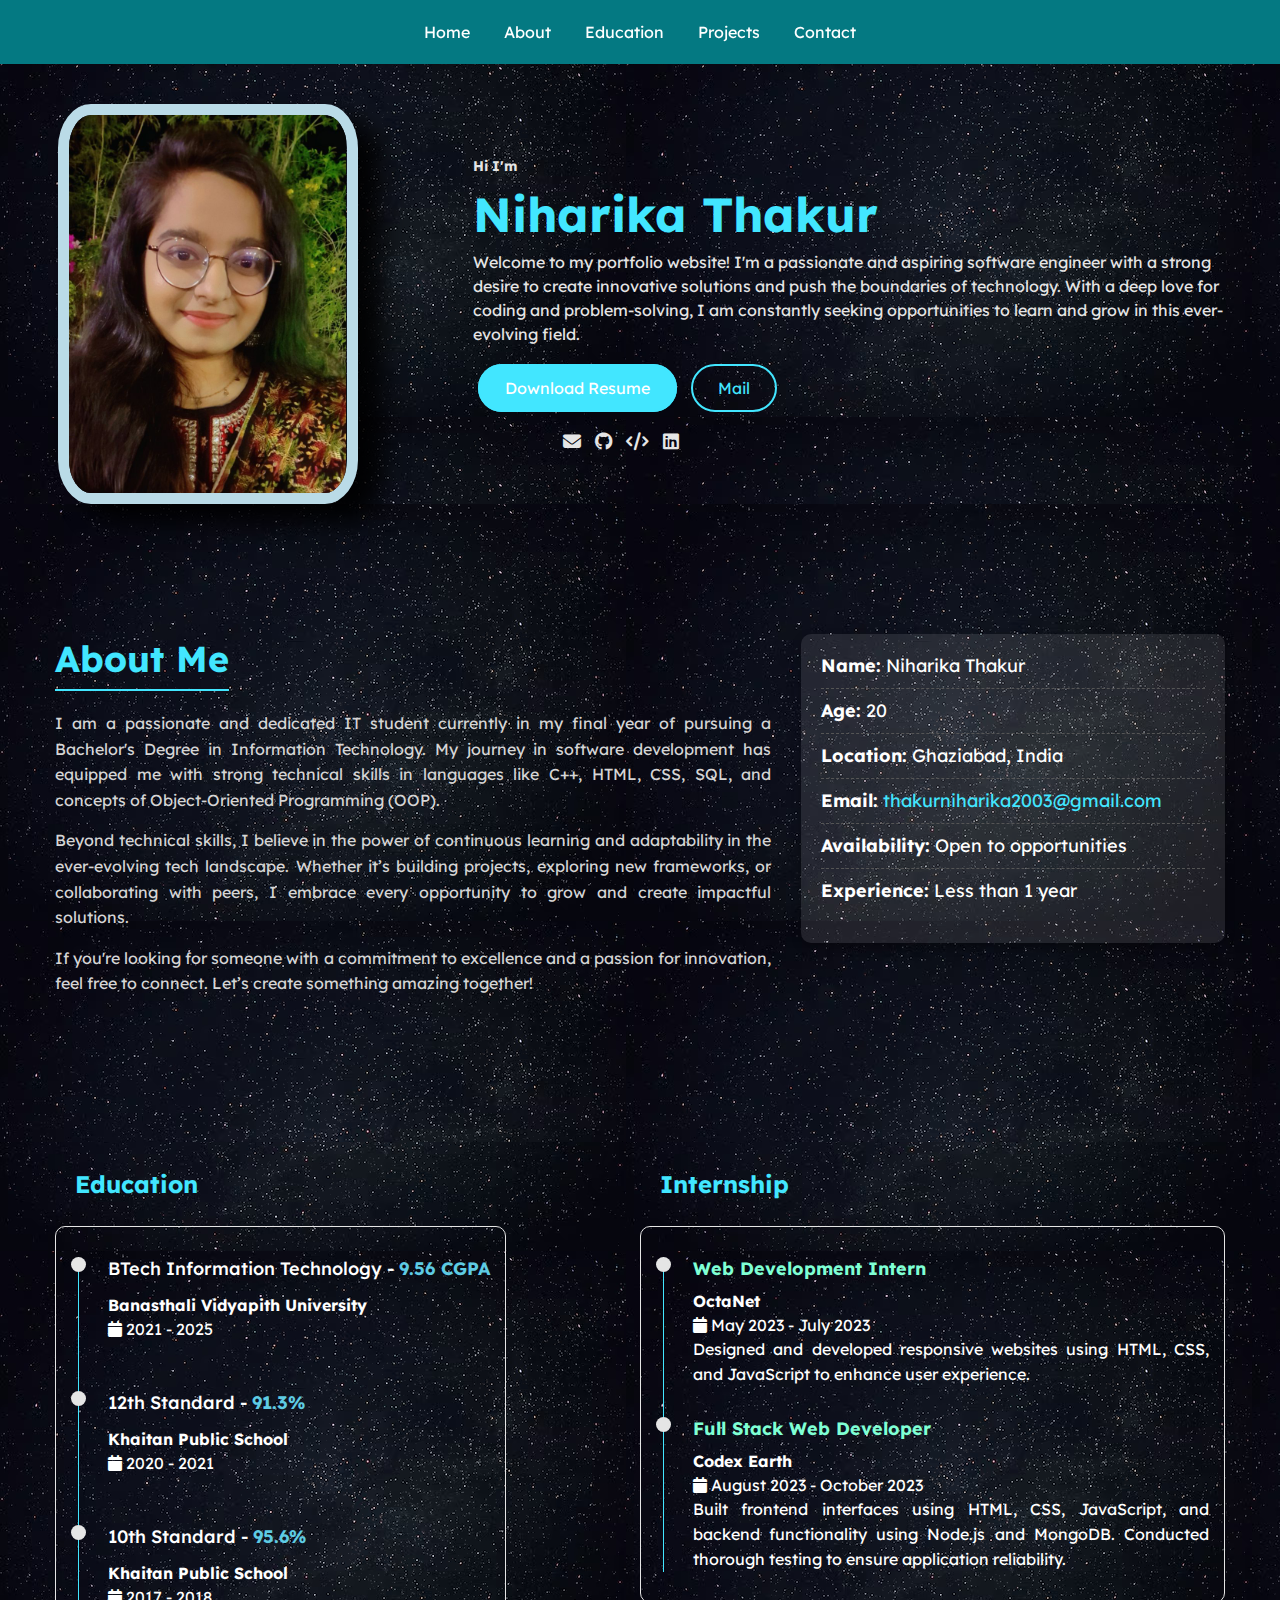
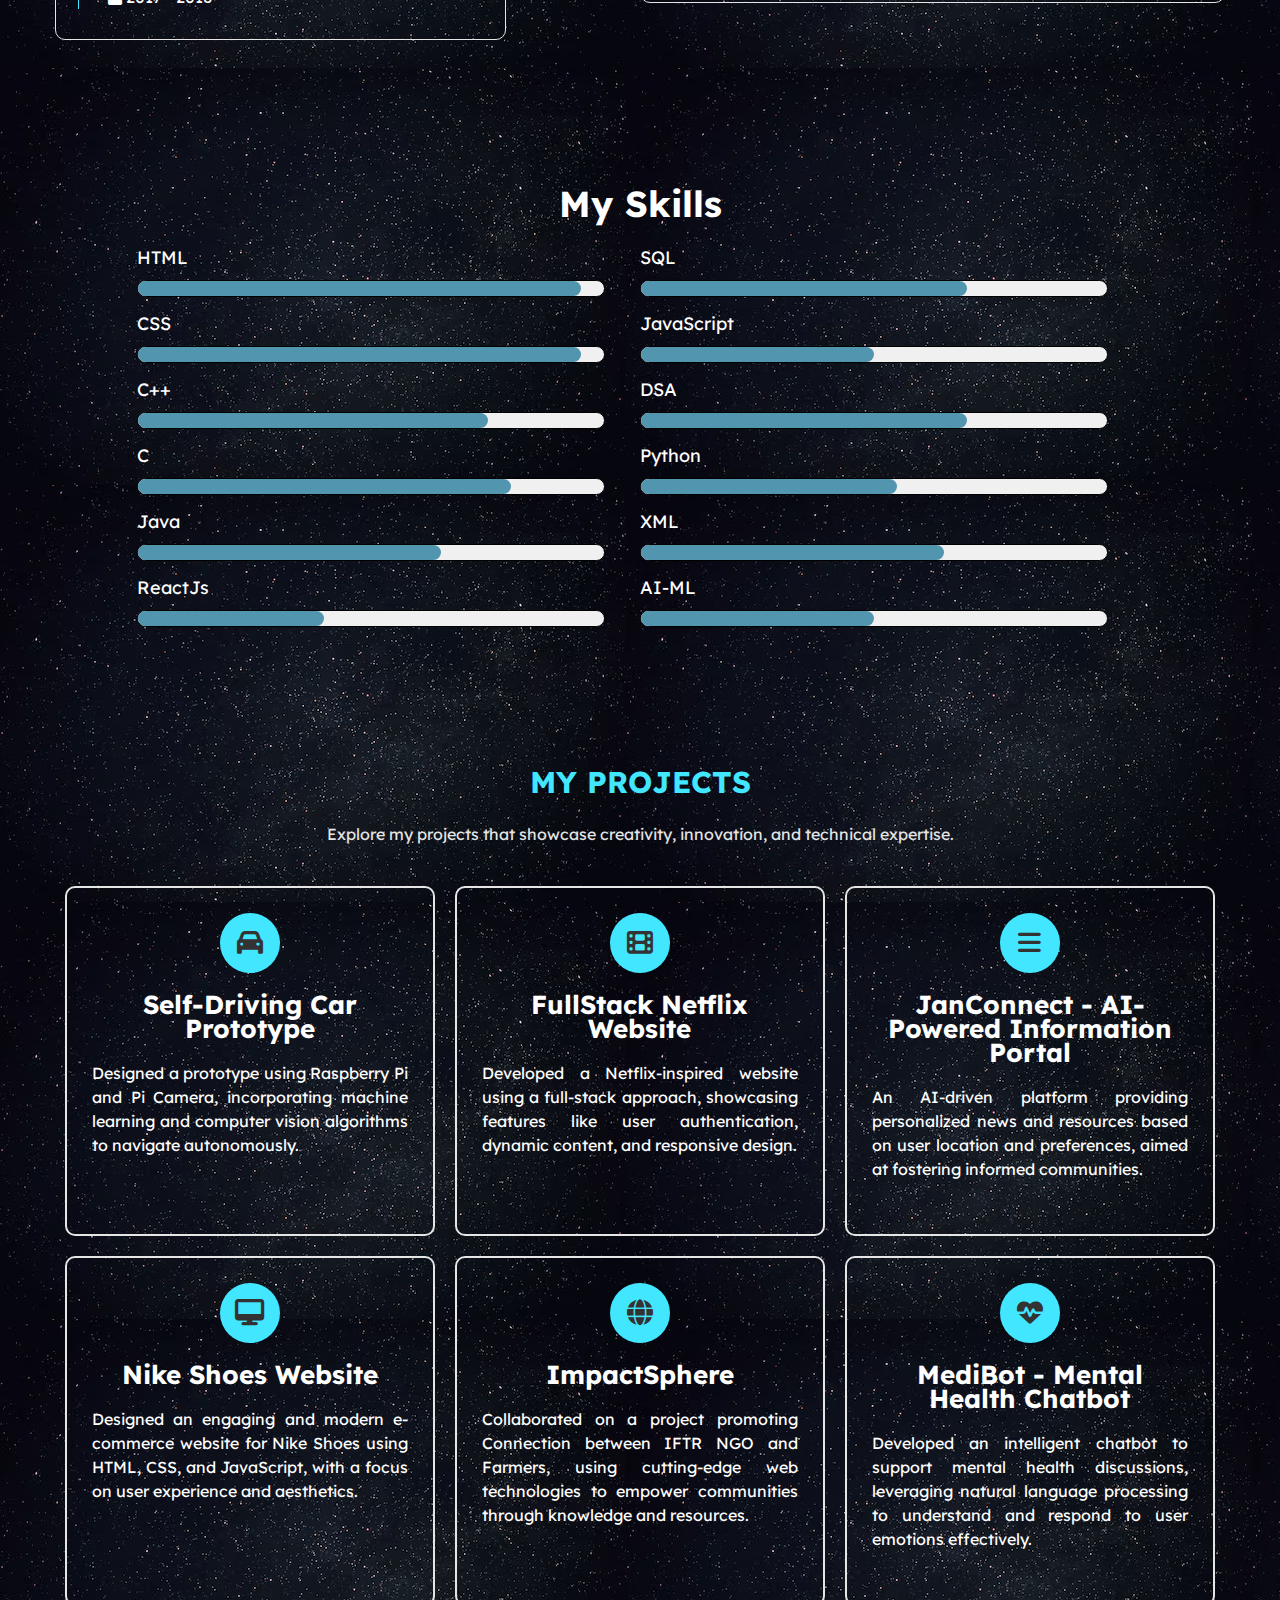
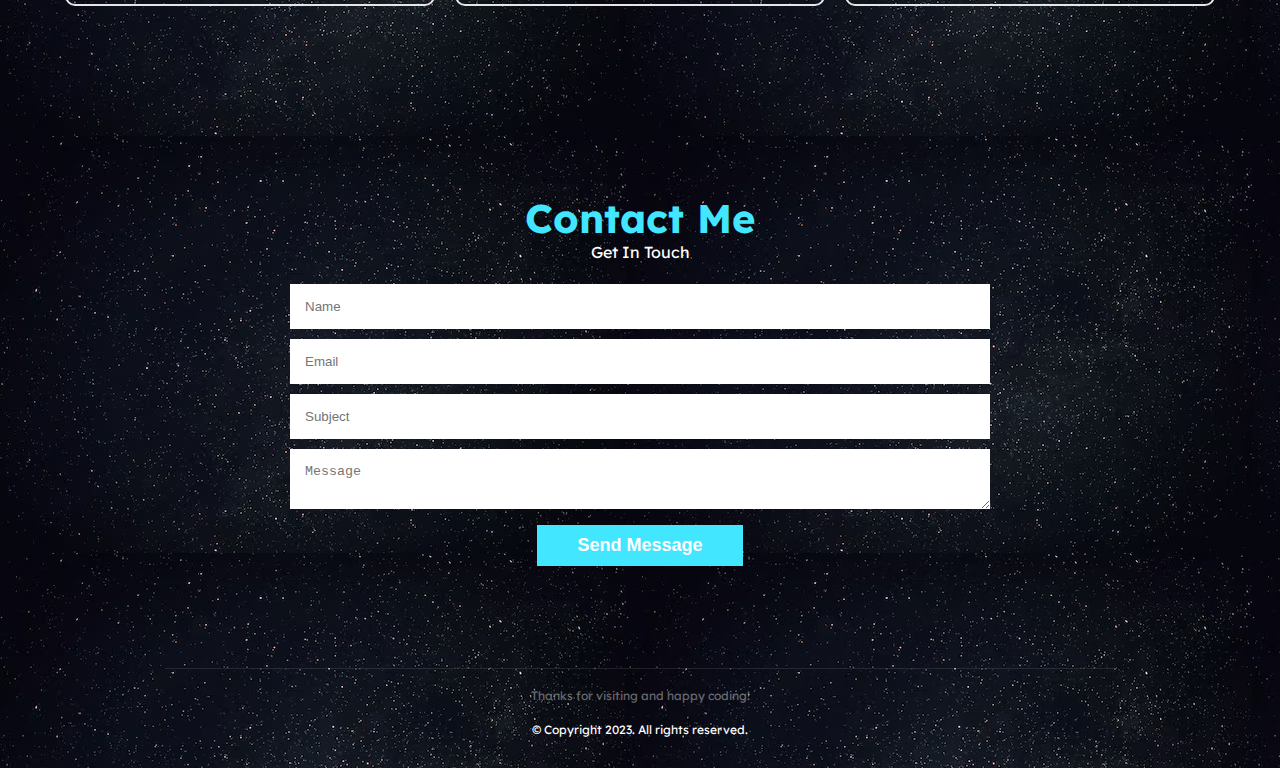
<file: index.html>
<!DOCTYPE html>
<html lang="en">
<head>
    <meta charset="UTF-8"> 
    <meta http-equiv="X-UA-Compatible" content="IE=edge">
    <meta name="viewport" content="width=device-width, initial-scale=1.0">
    <title>Niharika Thakur</title>
    <link rel="stylesheet" href="styles.css">
    <link rel="stylesheet" href="https://cdnjs.cloudflare.com/ajax/libs/font-awesome/6.4.0/css/all.min.css" class="stylesheet">
</head> 

<body>


    <nav class="navbar" style="
        background-color: rgb(4, 121, 130);
        padding-top: 20px;
        padding-bottom: 20px;
        text-align: center;
        position: fixed;
        width: 100%;
        top: 0;
        z-index: 1000; 
    ">
        <a href="#home">Home</a>
        <a href="#about">About</a>
        <a href="#education">Education</a>
        <a href="#projects">Projects</a>
        <a href="#contact">Contact</a>
        
    </nav>
    <br>
 
    <!-------------------------- Home Page -------------------------->
    <div class="FirstElement" id="home">
        <div class="profile-photo">
            <img src="pic1.jpg" alt="profile picture">
        </div>
        <div class="profile-text">
            <h5>Hi I'm </h5><br>
            <h1>Niharika Thakur</h1><br>
            <p>Welcome to my portfolio website! I'm a passionate and aspiring software engineer with a strong desire to create innovative solutions and push the boundaries of technology.
                With a deep love for coding and problem-solving, I am constantly seeking opportunities to learn and grow in this ever-evolving field.</p>
            
            <div class="btn-group">
                <a href="resume_NT.pdf" download="resume_NT.pdf" class="btn   active">Download Resume</a>
                <a href="mailto:thakurniharika2003@gmail.com" class="btn">Mail</a>
            </div>

            <div class="social" style="margin-left:90px;">
                <a href="mailto:thakurniharika2003@gmail.com" target="_blank"><i class="fa fa-envelope"></i></a>
                <a href="https://github.com/TNiharika123" target="_blank"><i class="fa-brands fa-github"></i></a>
                <a href="https://www.leetcode.com/thakurniharika/" target="_blank"><i class="fa fa-code"></i></a>
                <a href="https://www.linkedin.com/in/niharika-thakur-95847a252/" target="_blank"><i class="fa-brands fa-linkedin"></i></a>
            </div>
        </div>
    </div>

<!-------------------------- About Section -------------------------->
<section class="about-area" id="about" style="background-image: url(back1.avif);">
    <div class="container">
        <div class="about">
            <div class="about-content">
                <h4>About Me</h4>
                <p>
                    I am a passionate and dedicated IT student currently in my final year of pursuing a Bachelor's Degree in Information Technology. My journey in software development has equipped me with strong technical skills in languages like C++, HTML, CSS, SQL, and concepts of Object-Oriented Programming (OOP). 
                </p>
                <p>
                    Beyond technical skills, I believe in the power of continuous learning and adaptability in the ever-evolving tech landscape. Whether it’s building projects, exploring new frameworks, or collaborating with peers, I embrace every opportunity to grow and create impactful solutions.
                </p>
                <p>
                    If you're looking for someone with a commitment to excellence and a passion for innovation, feel free to connect. Let’s create something amazing together!
                </p>
               
            </div>

            <div class="about-skills">
                <ul>
                    <li><strong>Name:</strong> Niharika Thakur</li>
                    <li><strong>Age:</strong> 20</li>
                    <li><strong>Location:</strong> Ghaziabad, India</li>
                    <li><strong>Email:</strong> <a href="mailto:thakurniharika2003@gmail.com">thakurniharika2003@gmail.com</a></li>
                    <li><strong>Availability:</strong> Open to opportunities</li>
                    <li><strong>Experience:</strong> Less than 1 year</li>
                </ul>
            </div>
        </div>
    </div>
</section>

  <!-------------- Education & Internship -------------->

<section class="education-content" id="education">
    <div class="container">
        <div class="row">
            <div class="education">
                <h3 class="title" style="margin-left: 20px;">Education</h3>
                <div class="row">
                    <div class="timeline-box">
                        <div class="timeline">
                            <!-- Timeline-item -->
                            <div class="timeline-item">
                                <div class="circle-dot"></div>
                                <h3 class="timeline-title">
                                    BTech Information Technology - 
                                    <b style="color:rgb(94, 203, 227);">9.56 CGPA</b>
                                </h3>
                                <h4 class="timeline-subtitle">Banasthali Vidyapith University</h4>
                                <p class="timeline-date">
                                    <i class="fa fa-calendar"></i> 2021 - 2025
                                </p>
                            </div>
                            <!-- Timeline-item -->
                            <div class="timeline-item">
                                <div class="circle-dot"></div>
                                <h3 class="timeline-title">
                                    12th Standard - 
                                    <b style="color:rgb(94, 203, 227);">91.3%</b>
                                </h3>
                                <h4 class="timeline-subtitle">Khaitan Public School</h4>
                                <p class="timeline-date">
                                    <i class="fa fa-calendar"></i> 2020 - 2021
                                </p>
                            </div>
                            <!-- Timeline-item -->
                            <div class="timeline-item">
                                <div class="circle-dot"></div>
                                <h3 class="timeline-title">
                                    10th Standard - 
                                    <b style="color:rgb(94, 203, 227);">95.6%</b>
                                </h3>
                                <h4 class="timeline-subtitle">Khaitan Public School</h4>
                                <p class="timeline-date">
                                    <i class="fa fa-calendar"></i> 2017 - 2018
                                </p>
                            </div>
                        </div>
                    </div>
                </div>
            </div>

            <div class="internship">
                <h3 class="title" style="margin-left: 20px;">Internship</h3>
                <div class="row">
                    <div class="timeline-box">
                        <div class="timeline">
                            <!-- Timeline-item -->
                            <div class="timeline-item">
                                <div class="circle-dot"></div>
                                <h3 class="timeline-title" style="color:aquamarine;">Web Development Intern</h3>
                                <h4 class="timeline-subtitle">OctaNet</h4>
                                <p class="timeline-date">
                                    <i class="fa fa-calendar"></i> May 2023 - July 2023
                                </p>
                                <p class="timeline-text">
                                    Designed and developed responsive websites using HTML, CSS, and JavaScript to enhance user experience.
                                </p>
                            </div>
                            <!-- Timeline-item -->
                            <div class="timeline-item">
                                <div class="circle-dot"></div>
                                <h3 class="timeline-title" style="color:aquamarine;">Full Stack Web Developer</h3>
                                <h4 class="timeline-subtitle">Codex Earth</h4>
                                <p class="timeline-date">
                                    <i class="fa fa-calendar"></i> August 2023 - October 2023
                                </p>
                                <p class="timeline-text">
                                    Built frontend interfaces using HTML, CSS, JavaScript, and backend functionality using Node.js and MongoDB. Conducted thorough testing to ensure application reliability.
                                </p>
                            </div>
                        </div>
                    </div>
                </div>
            </div>
        </div>
    </div>
</section>

<section>
<div class="section-padding bg-color skill-section" id=skill>
    <div class=container>
         <div class=row>
              <div class=col-sm-4>
                   <div class=section-title>
                        <h1>My Skills</h1>
                   </div>
              </div>
              <div class=col-sm-8>
                   <div class=section-content>
                     
                        <div class=progress-content>
                             <div class="rating-bar bar-left"><label>HTML</label>
                                  <div class=skill-progress>
                                       <div class=progress>
                                            <div class="progress-bar bar1" aria-valuemax=100
                                                 aria-valuemin=0 aria-valuenow=95 role=progressbar>
                                            </div>
                                       </div>
                                  </div><label>CSS</label>
                                  <div class=skill-progress>
                                       <div class=progress>
                                            <div class="progress-bar bar5" aria-valuemax=100
                                                 aria-valuemin=0 aria-valuenow=95 role=progressbar>
                                            </div>
                                       </div>
                                  </div> <label>C++</label>
                                  <div class=skill-progress>
                                       <div class=progress>
                                            <div class="progress-bar bar5" aria-valuemax=100
                                                 aria-valuemin=0 aria-valuenow=75 role=progressbar>
                                            </div>
                                       </div>
                                  </div> <label>C</label><!--<span
                                       class="pull-right rating-count">68%</span> -->
                                  <div class=skill-progress>
                                       <div class=progress>
                                            <div class="progress-bar bar1" aria-valuemax=100
                                                 aria-valuemin=0 aria-valuenow=80 role=progressbar>
                                            </div>
                                       </div>
                                  </div><label>Java</label>
                                  <div class=skill-progress>
                                       <div class=progress>
                                            <div class="progress-bar bar5" aria-valuemax=100
                                                 aria-valuemin=0 aria-valuenow=65 role=progressbar>
                                            </div>
                                       </div>
                                  </div>
                                  <label>ReactJs</label>
                                  <div class=skill-progress>
                                       <div class=progress>
                                            <div class="progress-bar bar5" aria-valuemax=100
                                                 aria-valuemin=0 aria-valuenow=40 role=progressbar>
                                            </div>
                                       </div>
                                  </div>
                                 
                             </div>
                             <div class="rating-bar bar-right skill">
                                <label>SQL</label>
                                  <div class=skill-progress>
                                       <div class=progress>
                                            <div class="progress-bar bar2" aria-valuemax=100
                                                 aria-valuemin=0 aria-valuenow=70 role=progressbar>
                                            </div>
                                       </div>
                                  </div>
                                 
                                <label>JavaScript</label><!--<span
                                    class="pull-right rating-count">80%</span> -->
                               <div class=skill-progress>
                                    <div class=progress>
                                         <div class=progress-bar aria-valuemax=100 aria-valuemin=0
                                              aria-valuenow=50 role=progressbar></div>
                                    </div>
                               </div>
                                
                                <label>DSA</label><!--<span
                                       class="pull-right rating-count">75%</span> -->
                                  <div class=skill-progress>
                                       <div class=progress>
                                            <div class="progress-bar bar3" aria-valuemax=100
                                                 aria-valuemin=0 aria-valuenow=70 role=progressbar>
                                            </div>
                                       </div>
                                  </div> <label>Python</label><!--<span
                                       class="pull-right rating-count">55%</span> -->
                                  <div class=skill-progress>
                                       <div class=progress>
                                            <div class="progress-bar bar2" aria-valuemax=100
                                                     aria-valuemin=0 aria-valuenow=55 role=progressbar>
                                            </div>
                                       </div>
                                  </div>
                                  <label>XML</label>
                                  <div class=skill-progress>
                                       <div class=progress>
                                            <div class="progress-bar bar5" aria-valuemax=100
                                                 aria-valuemin=0 aria-valuenow=65 role=progressbar>
                                            </div>
                                       </div>
                               
                             </div>
                             <label>AI-ML</label>
                                  <div class=skill-progress>
                                       <div class=progress>
                                            <div class="progress-bar bar5" aria-valuemax=100
                                                 aria-valuemin=0 aria-valuenow=50 role=progressbar>
                                            </div>
                                       </div>
                               
                             </div>
                        </div>

                   </div>
              </div>
         </div>
    </div>
</div>
</section>

        <!-------------------------- Projects -------------------------->
 <!-------------------------- Projects -------------------------->
<section class="project-content" id="projects">
    <div class="container">
        <div class="project-title">
            <h4>My Projects</h4>
            <p>Explore my projects that showcase creativity, innovation, and technical expertise.</p>
        </div>
        <div class="projects">
            <!-- 1st Project -->
            <a class="project-link" target="_blank" href="https://www.linkedin.com/feed/update/urn:li:activity:7226676847898451969/">
                <div class="project" style="cursor: pointer;">
                    <i class="fa fa-car"></i>
                    <h4>Self-Driving Car Prototype</h4>
                    <p>Designed a prototype using Raspberry Pi and Pi Camera, incorporating machine learning and computer vision algorithms to navigate autonomously.</p>
                </div>
            </a>

            <!-- 2nd Project -->
            <a class="project-link" target="_blank" href="https://github.com/TNiharika123/Movies_FullStack">
                <div class="project" style="cursor: pointer;">
                    <i class="fa fa-film"></i>
                    <h4>FullStack Netflix Website</h4>
                    <p>Developed a Netflix-inspired website using a full-stack approach, showcasing features like user authentication, dynamic content, and responsive design.</p>
                </div>
            </a>

            <!-- 3rd Project -->   
            <a class="project-link" target="_blank" href="https://github.com/TNiharika123/JanConnect--AI-powered-Information-Portal">
                <div class="project">
                    <i class="fa fa-bars"></i>
                    <h4>JanConnect - AI-powered Information Portal</h4>
                    <p>An AI-driven platform providing personalized news and resources based on user location and preferences, aimed at fostering informed communities.</p>
                </div>
            </a>

            <!-- 4th Project --> 
            <a class="project-link" target="_blank" href="https://tniharika123.github.io/Nike-Shoes-Webpage/">   
                <div class="project">
                    <i class="fa fa-desktop"></i>
                    <h4>Nike Shoes Website</h4>
                    <p>Designed an engaging and modern e-commerce website for Nike Shoes using HTML, CSS, and JavaScript, with a focus on user experience and aesthetics.</p>
                </div>
            </a>

            <!-- 5th Project --> 
            <a class="project-link" target="_blank" href="https://github.com/cfghyderabad24/Team-11">   
                <div class="project">
                    <i class="fa fa-globe"></i>
                    <h4>ImpactSphere</h4>
                    <p>Collaborated on a project promoting Connection between IFTR NGO and Farmers, using cutting-edge web technologies to empower communities through knowledge and resources.</p>
                </div>
            </a>

            <!-- 6th Project --> 
            <a class="project-link" target="_blank" href="https://github.com/XYM-2001/MediBot-MentalHealthChatbot">   
                <div class="project">
                    <i class="fa fa-heartbeat"></i>
                    <h4>MediBot - Mental Health Chatbot</h4>
                    <p>Developed an intelligent chatbot to support mental health discussions, leveraging natural language processing to understand and respond to user emotions effectively.</p>
                </div>
            </a>
        </div>
    </div>
</section>


        <!-------------------------- Contact Me -------------------------->
        <style>
            /* Add CSS to change the text color */
            input[type="text"],
            input[type="email"],
            input[type="password"],
            textarea {
                color: black; /* Set text color to black */
            }
        </style>
    <section class="contact-content" id="contact">
        <div class="container">
            <div class="contact-title">
                <h4>Contact Me</h4>
                <p>Get In Touch</p>
            </div>
            <div class="contact">
                <form name="submitToGoogleSheet" action="index.html" method="get" >
                    <input type="text" name="NAME" placeholder="Name" required>
                    <input type="email" name="EMAIL" placeholder="Email" required>
                    <input type="text" name="SUBJECT" placeholder="Subject">
                    <textarea name="MESSAGE" placeholder="Message"></textarea>
                    <input type="submit" value="Send Message" class="submit">
                </form>
                <span id="msg"></span>
            </div>
        </div>
    </section>
        
    <!-------------------------- JS -------------------------->
  
    <script src="script.js"></script>
    
    <!-------------------------- Footer section -------------------------->
   <footer class="footer">
    <small class="message">Thanks for visiting and happy coding!</small>
    <small class="copyright">&copy; Copyright 2023. All rights reserved.</small>
   </footer>

</body>
</html>
</file>
<file: styles.css>
@import url('https://fonts.googleapis.com/css2?family=Lexend:wght@400;500;600;700&display=swap');

.skill-section {
  text-align: center;
}

.section-title h1 {
  font-size: 36px;
  margin-bottom: 30px;
}

.section-content {
  margin-top: 30px;
}

.text-info h4 {
  font-size: 24px;
  margin-bottom: 20px;
}

.progress-content {
  display: flex;
  flex-wrap: wrap;
  justify-content: center;
}

.rating-bar {
  margin-bottom: 30px;
  width: 40%; /* Adjust width as needed */
  text-align: left;
  margin-right: 35px;
}

.rating-bar label {
  font-size: 18px;
  margin-bottom: 10px;
  display: block;
}

.skill-progress {
  margin-bottom: 15px;
}

.progress {
  height: 17px;
  background-color: #f0f0f0;
  border-radius: 12px;
  border: 1px solid black;
}

.progress-bar {
  height: 100%;
  border-radius: 12px;
  
}

.bar-left .progress-bar {
  background-color: #5295af;
}

.bar-right .progress-bar {
  background-color: #5295af;
  
}


*{
  margin:0;
  padding:0;
  box-sizing:border-box;
  scroll-behavior:smooth;
  color: white;
  
}
a{
  text-decoration: none ;
  color:#fff;
  transition:0.3s; 
}
ul{
  list-style:none;
}
img{
  max-width: 100%;
}
body{
  font-family: 'Lexend', sans-serif;
  font-size:16px;
  line-height:24px; 
  background-image: url(back1.avif);
  
  /* background:#1e1e1e; */
}
.container{
  width: 1170px;
  margin:auto;
}


.navbar {
  background-color: rgb(4, 121, 130);
  padding: 10px 0;
  text-align: center;
  position: fixed;
  width: 100%;
  top: 0;
  z-index: 1000;
  box-shadow: 0 2px 4px rgba(0, 0, 0, 0.1); /* Adding a subtle shadow */
}

.navbar a {
  color: #fff;
  text-decoration: none;
  margin: 0 15px; /* Adjust spacing between links */
  font-size: 16px;
  transition: color 0.3s ease; /* Smooth color transition on hover */
}

.navbar a:hover {
  color: rgba(255, 255, 255, 0.7); /* Lighten text color on hover */
}



      /*---------------------------Header---------------------------*/

.header-area{
  padding:25px 0;
  transition: padding .3s;
  
}

.header-area.sticky {
  position: fixed;
  top: 0;
  left: 0;
  width: 100%;
  z-index: 99;
  background-color: #202020;
  padding: 5px;
}

.header{
  display:flex;
  justify-content: space-between;
  align-items: center;
  /* padding-bottom: 2rem; */
} 
.logo {
  display: flex;
  align-items: center;
  position: relative; 
  text-transform: uppercase;
  font-size: 26px;
  font-weight: 700;
}

.logo .fa-bolt {
    color:#42e6ff;
  font-size: 19.5px;
  position: absolute; 
  top: 60%;
  left: 100%; 
  transform: translate(-50%, -50%); 
  z-index: 1; 
}

.signature {
  width: 100px; 
  height:auto; 
  margin-right: 10px; 
}

.header ul li:first-child {
  margin-right: auto; 
}  

.header ul{
  display: flex;
  align-items: center; 
}
.header ul li{
  margin: 0 15px;
}
.header ul li a{
  text-transform: capitalize;
  display: block;
}
.header ul li a.active{
  color: #fed700;
} 
.header ul li a:hover{
    color:#42e6ff;
}
.header .menu_icon{
  color:#fff;
  font-size: 18px;
  cursor: pointer;
  display: none;
}


/*---------------------------HomePage--------------------------*/

.FirstElement{
   display:flex;
   justify-content: space-around;
   align-items: center;
   padding-top: 5rem; 
} 

.FirstElement.adjusted-padding {
  padding-top: 40px; 
}

.FirstElement .profile-photo{
  width: 300px;
  height:  400px;
  border-radius: 11%;
  overflow: hidden;
  border: 11px solid #badbe7;
  box-shadow: 25px 17px 25px rgba(0, 0, 0, 0.9)
}
profile-photo .img{
  height: 100%;
  width: 100%;
  transition: 0.5s;
}
.FirstElement .profile-photo img:hover{
  transform: scale(1.2);
}
.profile-text{
  max-width: 750px;
  display: flex;
  flex-direction: column;
}
.profile-text h5{
  color: #e5e5e5;
  font-size: 14px;
}
.profile-text h1{
    color:#42e6ff;
  font-size: 3rem; 
}
.profile-text p{
  color:#e5e5e5;
}
.profile-text .social i{
  color : #e5e5e5;
  font-size: 18px;
  margin-right: 10px;
  transition: 0.5s;
}
.profile-text .social i:hover{
  color:#42e6ff;
}


/*---------------------------About---------------------------*/

.about-area {
  padding: 130px 20px;
  background-color: rgba(0, 0, 0, 0.8);
  color: #ffffff;
}

.about {
  display: flex;
  justify-content: space-between;
  align-items: flex-start;
  flex-wrap: wrap;
  gap: 30px;
}

.about-content {
  flex: 1 1 60%;
}

.about-content h4 {
  color: #42e6ff;
  font-size: 36px;
  line-height: 50px;
  text-transform: capitalize;
  margin-bottom: 20px;
  border-bottom: 2px solid #42e6ff;
  display: inline-block;
  padding-bottom: 5px;
}

.about-content p {
  color: #d5d5d5;
  line-height: 1.6;
  margin-bottom: 15px;
  font-size: 16px;
  text-align: justify;
}

.about-skills {
  flex: 1 1 35%;
  background-color: rgba(255, 255, 255, 0.1);
  padding: 20px;
  border-radius: 10px;
  box-shadow: 0 4px 10px rgba(0, 0, 0, 0.3);
}

.about-skills ul li {
  border-bottom: 1px dashed #555;
  padding-bottom: 10px;
  margin-bottom: 10px;
  color: #ffffff;
  font-size: 18px;
}

.about-skills ul li:last-child {
  border-bottom: none;
}

.about-skills ul li a {
  color: #42e6ff;
  text-decoration: none;
}

.btn-group {
  margin: 30px 0;
}

.btn-group .btn {
  border: 2px solid #42e6ff;
  color: #42e6ff;
  background-color: transparent;
  padding: 12px 25px;
  margin: 5px;
  border-radius: 30px;
  transition: all 0.3s ease;
  cursor: pointer;
}

.btn-group .btn:hover {
  background-color: #42e6ff;
  color: #ffffff;
}

.btn-group .btn.active {
  background-color: #42e6ff;
  color: #ffffff;
}
  

/*---------------------------Education & Internship---------------------------*/

.qualification__date
{
    color: rgb(78, 182, 237);
}

.education-content .row{
  display: flex;
  border-radius: 5px;
  height: 400px;
  margin-bottom: 250px;
}

.education-content .title{
  color: #42e6ff;
}
.education-content .row .education,
.education-content .row .internship
{
  color: #e5e5e5;
  flex:0 0 50%;
  max-width: 50%;
  margin-top: 30px;
} 
.education-content  h3.title{
  font-size:24px;
  margin-bottom: 30px;
  font-weight: 700;
}
.education-content .row.timeline-box{
  flex:0 0 100%;
  max-width: 100%;  
}
.education-content .row .timeline{
  /* background-color:#e5e5e5; */
  padding: 30px 15px;
  border: 1px solid #e5e5e5;
  border-radius: 10px;
  width: 100%;
  position: relative;
}
.education-content .row .timeline-item{
  position:relative;
  padding-left: 37px;
  padding-bottom: 50px; 
}
.education-content .row  .internship .timeline-item{
  position:relative;
  padding-left: 37px;
  padding-bottom: 30px; 
}
.education-content .row .timeline-item:last-child{
  padding-bottom: 0;
}
.education-content .row .timeline-item::before{
  content: "";
  width: 1px;
  position: absolute;
  height: 100%;
  left: 7px;
  top: 0;
  background-color: #42e6ff;  
}
.education-content .row .circle-dot{
  position: absolute;
  left: 0;
  top: 0;
  height: 15px;
  width: 15px;
  border-radius: 50%;
  background-color: #e5e5e5;
}
.education-content .row .timeline-title  {
  font-weight: 500;
  font-size: 18px;
  margin-bottom: 12px;
}
.education-content .row .internship .timeline-title  {
  font-weight: 700;
  font-size: 18px;
  margin-bottom: 8px;
}
.education-content .row .timeline-text{
  line-height: 25px;
  font-size: 16px;
  text-align: justify;
}

/*-----------------skills--------------------*/



/*---------------------------Projects---------------------------*/
.project-link {
  text-decoration: none; /* Remove underline */
    color: inherit; /* Inherit text color */
    width: calc(33.33% - 20px); /* Adjust width to fit 3 items in one line with some spacing */
    margin: 10px; /* Add margin for spacing between items */
}
.project:hover{
  background-color: #3f808a;
  transition: 0.1s;
}

.project-content{
  padding: 90px 0;
  /* font-size: 20px; */
  /* color:#fff;  */
}
.project-title{
  margin-bottom: 30px;
  text-align: center;
}
.project-title h4{
  text-transform: uppercase;
  font-size: 30px;
  line-height: 40px;
  color: #42e6ff;
  margin-bottom: 20px;
}
.project-title p{
  color: #e5e5e5;
  
}
.projects{
  display: flex; /* Use flexbox */
    justify-content: space-around; /* Distribute items evenly with space around them */
    flex-wrap: wrap;
}
.project{
   height: 350px;
    color: #e5e5e5;
    border: 2px solid #e5e5e5;
    border-radius: 10px;
    width: 100%;
    position: relative;
    padding: 25px;
    text-align: center;
    flex-basis: 32%;
    transition: .3s;
}
.project i{
  background-color: #42e6ff;
  width: 60px;
  height: 60px;
  color: #333;
  font-size: 26px;
  line-height: 60px;
  border-radius: 50%;
}
.project h4{
  font-size: 26px;
  text-transform: capitalize;
  margin: 20px 0;
}
.project p{
  text-align: justify;
}
.project:hover{
  border-color: #42e6ff;
}



/*---------------------------Contact Me---------------------------*/
.contact-content{
  padding: 100px 0;
  color: #fff;
  text-align: center;
}
.contact-content .contact-title h4{
  font-size: 40px;
  text-transform: capitalize;
  color: #42e6ff;
  padding-bottom: 10px;
}
.contact-content .contact-title p{
  padding-bottom: 20px;
}
.contact{
  max-width: 700px;
  margin: auto;
}
.contact input,.contact textarea{
  width: 100%;
  padding: 15px;
  border: 0;
  margin-bottom: 10px;
}

.contact .submit{
  width: auto;
  background-color: #42e6ff;
  padding: 10px 40px;
  font-weight:bold ;
  font-size: 18px;
}
.contact .submit:hover{
  transform: scale(1.1);
  cursor: pointer;
}
#msg{
  color: #fff;
  font-size: 20px;
  margin-top: -8px;
  display: block;
}






/*---------------------------Footer---------------------------*/
.footer {
    max-width: 950px;
    margin: 0 auto;
    padding: 15px 0 26px;
    border-top: 1px solid rgba(255, 255, 255, 0.1); 
    color: rgba(255, 255, 255, 0.4);
    display: flex;
    flex-direction: column;
    align-items: center;
    text-align: center;
  }
  .footer .message {
    font-size: 12px;
    color: rgba(255, 255, 255, 0.4);
    margin-bottom: 10px;
  }
  
  .copyright {
    font-size: 12px;
  }




 /*------------------- Responsive Design on small screen -------------------*/

/* Medium layout */
@media only screen and (min-width:1000px) and (max-width:1200px){
  .container{
    width: 970px;
  }
}

@media(max-width:1050px){
  .FirstElement{ 
    flex-direction: column;
    padding-top: 2rem;
  }
  .profile-text{
    padding: 40px 0px;
  }
}


/* Responsive adjustments for smaller screens (Mobile) */
@media (max-width: 768px) {
  .project-link {
    width: calc(100% - 20px);
  }

  .project {
    flex-basis: 100%;
  }
}
</file>
